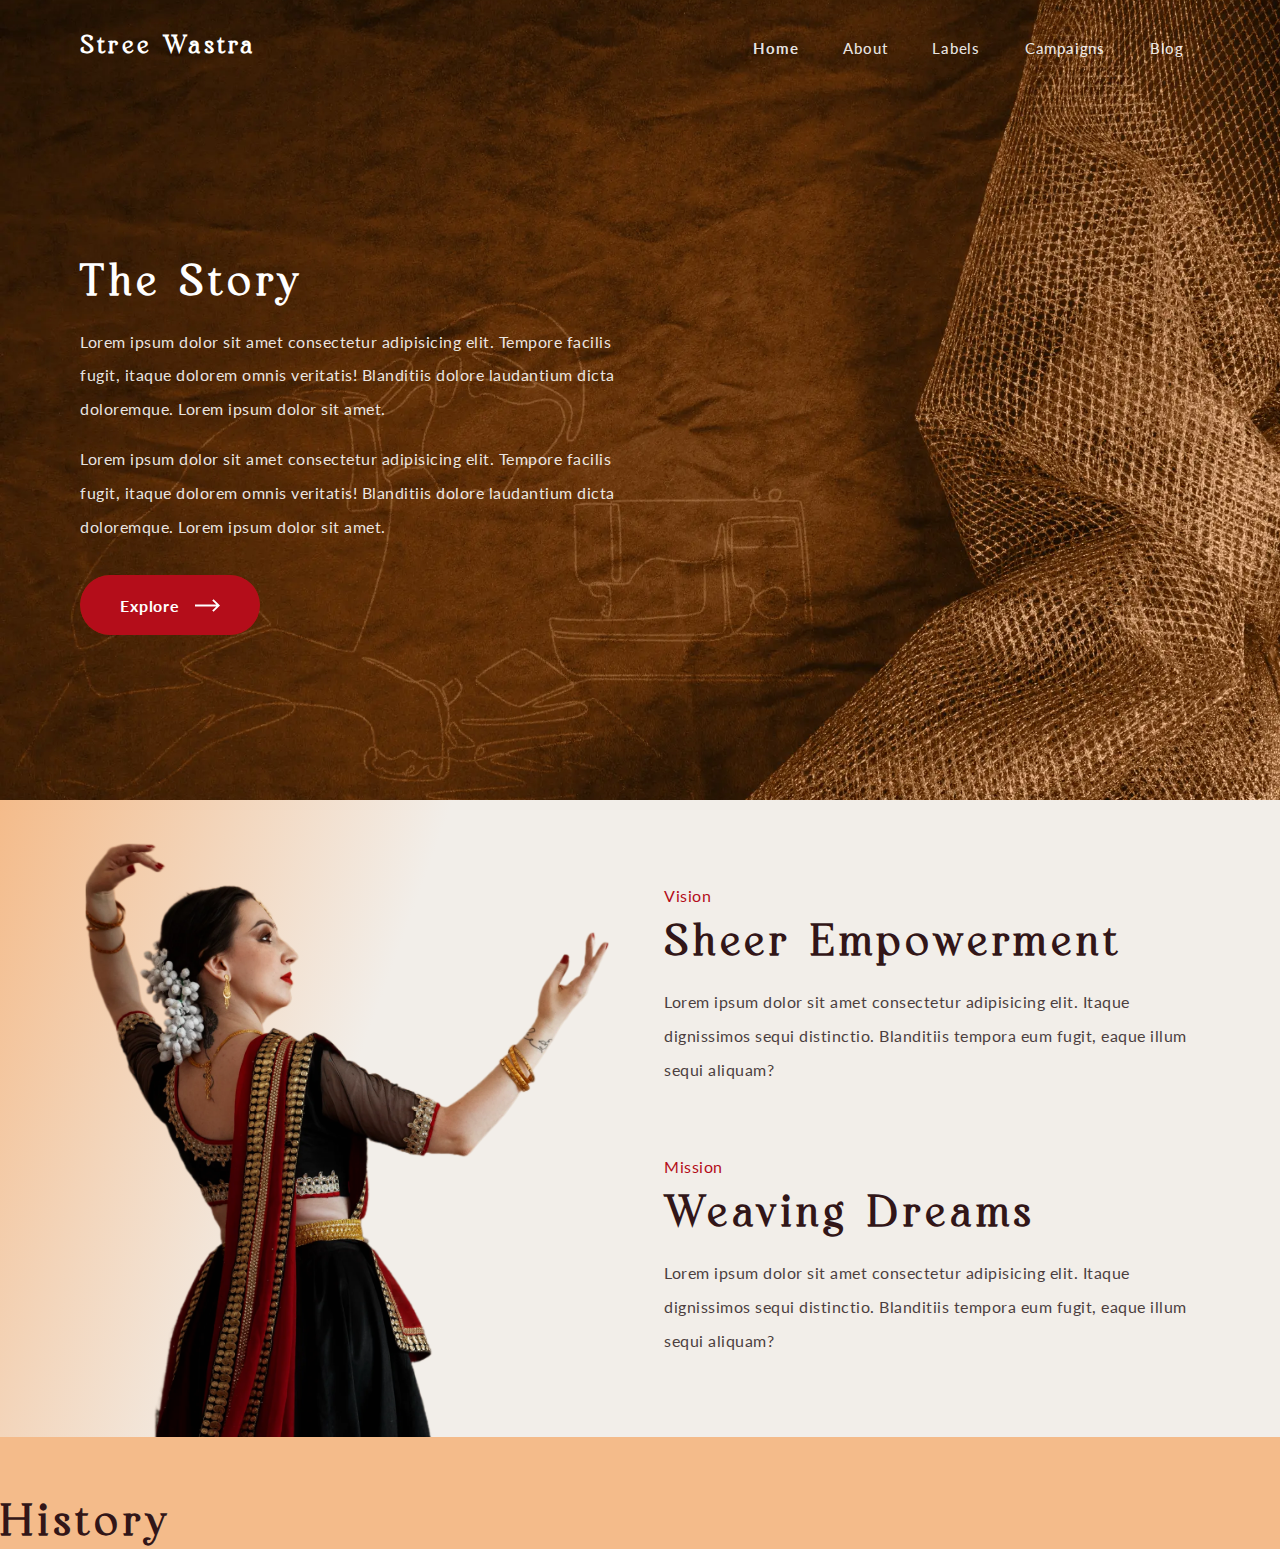
<file: about.html>
<!DOCTYPE html>
<html lang="en">

<head>
    <meta charset="UTF-8">
    <meta name="viewport" content="width=device-width, initial-scale=1.0">
    <title>About | Stree Wastra </title>



    <link rel="preconnect" href="https://fonts.googleapis.com">
    <link rel="preconnect" href="https://fonts.gstatic.com" crossorigin>
    <link href="https://fonts.googleapis.com/css2?family=Lato:wght@400;700&display=swap" rel="stylesheet">
    <link rel="stylesheet" href="style.css">

</head>

<body>
    <header class="ab-header transparent" id="ab-header">
        <div class="header-container ">
            <div class="ab-header-wrapper ">
                <a class="ab-brand " href="">
                    <!-- <img src="res/logo1.png" alt="" class="ab-logo "> -->
                    <div class="">
                        <p class="brand-line-1 font-hd">Stree Wastra</p>
                        <!-- <p class="brand-line-2 "></p> -->
                    </div>
                </a>
                <nav class="ab-nav ">
                    <ul class="ab-nav-menu ">
                        <li class="ab-nav-item active ">
                            <a href="" class="">Home</a>
                        </li>
                        <li class="ab-nav-item ">
                            <a href="about.html" class="">About</a>
                        </li>
                        <!-- <li class="ab-nav-item has-dropdown ">
                            Services
                            <ul class="dropdown ">
                               
                            </ul>
                        </li> -->
                        <li class="ab-nav-item ">
                            <a href="contact.html" class="">Labels</a>
                        </li>
                        <li class="ab-nav-item ">
                            <a href="product.html" class="">Campaigns</a>
                        </li>
                        <li class="ab-nav-item ">
                            <a href="category.html" class="">Blog</a>
                        </li>
                    </ul>
                </nav>
                <button class="menu " onclick="mobile()" aria-label="Main Menu">
                    <svg width="40" height="50" viewBox="0 0 80 80" class="">
                        <path class="line line1 "
                            d="M 20,29.000046 H 80.000231 C 80.000231,29.000046 94.498839,28.817352 94.532987,66.711331 94.543142,77.980673 90.966081,81.670246 85.259173,81.668997 79.552261,81.667751 75.000211,74.999942 75.000211,74.999942 L 25.000021,25.000058">
                        </path>
                        <path class="line line2 " d="M 20,50 H 80"></path>
                        <path class="line line3 "
                            d="M 20,70.999954 H 80.000231 C 80.000231,70.999954 94.498839,71.182648 94.532987,33.288669 94.543142,22.019327 90.966081,18.329754 85.259173,18.331003 79.552261,18.332249 75.000211,25.000058 75.000211,25.000058 L 25.000021,74.999942">
                        </path>
                    </svg>
                </button>
            </div>
        </div>
    </header>

    <svg style="display: none;">
        <symbol id="arrow-right" viewBox="0 0 20 10">
            <path d="M14.84 0l-1.08 1.06 3.3 3.2H0v1.49h17.05l-3.3 3.2L14.84 10 20 5l-5.16-5z"></path>
        </symbol>
    </svg>


    <main>
        <div class="about1">
            <img src="res/about1-bg.webp" alt="" class="full-bg">
            <div class="ab-container two-column">
                <div class="col1">
                    <h2 class="text-heading2 text-white font-hd">
                        The Story
                    </h2>
                    <p class="text-body text-white-light mt-1">
                        Lorem ipsum dolor sit amet consectetur adipisicing elit. Tempore facilis fugit, itaque dolorem
                        omnis veritatis! Blanditiis dolore laudantium dicta doloremque. Lorem ipsum dolor sit amet.
                    </p>
                    <p class="text-body text-white-light mt-1">
                        Lorem ipsum dolor sit amet consectetur adipisicing elit. Tempore facilis fugit, itaque dolorem
                        omnis veritatis! Blanditiis dolore laudantium dicta doloremque. Lorem ipsum dolor sit amet.
                    </p>
                    <a href="services.html" class="button-2 mt-2">
                        <span class="text">Explore</span>
                        <div class="icon-container">
                            <div class="icon icon--left">
                                <svg>
                                    <use xlink:href="#arrow-right"></use>
                                </svg>
                            </div>
                            <div class="icon icon--right">
                                <svg>
                                    <use xlink:href="#arrow-right"></use>
                                </svg>
                            </div>
                        </div>
                    </a>
                </div>
                <div class="col2">
                    <!-- <img src="res/about1.webp" alt=""> -->
                </div>
            </div>
        </div>

        <div class="about2 bg-gradient" style="--deg:110deg;">
            <div class="ab-container two-column">
                <div class="col1">
                    <img src="res/about1.webp" alt="" class="mt-1">
                </div>
                <div class="col2 py-2">
                    <p class="text-body color-primary sp-bottom" style="--spacer:0.5;">Vision</p>
                    <h3 class="text-heading2 text-dark font-hd">Sheer Empowerment</h3>
                    <p class="text-body text-light mt-1">
                        Lorem ipsum dolor sit amet consectetur adipisicing elit. Itaque dignissimos sequi distinctio.
                        Blanditiis tempora eum fugit, eaque illum sequi aliquam?
                    </p>
                    <p class="text-body color-primary mt-4 sp-bottom" style="--spacer:0.5;">Mission</p>
                    <h3 class="text-heading2 text-dark font-hd">Weaving Dreams</h3>
                    <p class="text-body text-light mt-1">
                        Lorem ipsum dolor sit amet consectetur adipisicing elit. Itaque dignissimos sequi distinctio.
                        Blanditiis tempora eum fugit, eaque illum sequi aliquam?
                    </p>
                </div>
            </div>
        </div>
        <div class="about3 pt-4 bg-secondary">
            <p class="text-heading2 text-dark font-hd">
                History
            </p>
        </div>
    </main>
</body>

</html>
</file>
<file: style.css>
* {
    margin: 0;
    padding: 0;
    margin-block-start: 0;
    margin-block-end: 0;
    margin-inline-start: 0;
    margin-inline-end: 0;
    margin-block: 0;
    margin-inline: 0;
    box-sizing: border-box;

}

:root {
    --primary: #b40d1a;
    --secondary: #F4BB8A;
    --tertiary: #393B63;
    --body: #f2eee9;
    --txtDark: #321618;
    --txtLight: #4c3f3f;
    --txtWhite: #ffffff;
    --txtWhiteLight: #ffffffe5;


    --header-height: 6rem;
    --siteWidth: 72rem;
}


@font-face {
    font-family: 'BellaQueta';
    src: url('fonts/Bella Queta.woff2') format('woff2'),
        url('fonts/Bella Queta.woff') format('woff');
    font-weight: normal;
    font-style: normal;
    font-display: swap;
    text-rendering: optimizeLegibility;
}









html {
    overflow-x: hidden;
}

body {
    background-color: var(--body);
    font-family: 'Lato', sans-serif;
    max-width: 95rem;
    font-weight: 300;
    margin-inline: auto;
    letter-spacing: 0.05rem;
}

img {
    display: block;
    width: 100%;
    max-width: 100%;
}

main {
    padding-top: var(--header-height);
    margin-top: calc(-1 * var(--header-height));
}


address{
    font-style: normal;
}

a, button {
    -webkit-tap-highlight-color: transparent;
    text-decoration: none;
}

.ab-container {
    height: 100%;
    padding: 0 1rem;
    max-width: var(--siteWidth);
    margin: 0 auto;
    position: relative;
    z-index: 1;
}
.half-container{
    max-width: 40rem;
}

/* ----------- Margin And Padding Utilities ------------- */

.p-1{
    padding: 1rem;
}

.mt-4 {
    margin-top: 4rem;
}
.mt-3 {
    margin-top: 3rem;
}
.mt-2 {
    margin-top: 2rem;
}
.mt-1 {
    margin-top: 1rem;
}
.mt-n1{
margin-top: -1rem;
}
.mt-n2{
margin-top: -2rem;
}

.mt-6 {
    margin-top: 6rem;
}
.mt-8 {
    margin-top: 8rem;
}

.mt-mb-4 {
    margin-top: 0rem;
}

.py-6 {
    padding-block: 6rem;
}

.py-5 {
    padding-block: 6rem;
}

.my-6 {
    margin-block: 6rem;
}

.my-4 {
    margin-block: 4rem;
}

.py-4 {
    padding-block: 4rem;
}

.py-3 {
    padding-block: 3rem;
}
.py-2 {
    padding-block: 2rem;
}

.pt-4 {
    padding-top: 4rem;
}
.pt-3 {
    padding-top: 3rem;
}
.pt-2 {
    padding-top: 2rem;
}


.my-8 {
    margin-block: 8rem;
}

.py-8 {
    padding-block: 8rem;
}

.pd-3 {
    padding: 3rem;
}

.center {
    margin-inline: auto;
}

.pd-flex-3 {
    padding: clamp(1rem, 4vw, 3rem);
}

.pd-flex-2 {
    padding: clamp(1rem, 3vw, 2rem);
}

.corner-flex-2 {
    border-radius: clamp(1rem, 4vw, 2rem);
}

.mt-mb-1 {
    margin-top: 1rem;
}

/* Spacer */
.sp-top {
    margin-top: calc(1rem * var(--spacer));
}

.sp-bottom {
    margin-bottom: calc(1rem * var(--spacer));
}


@media screen and (min-width:700px) {
    .mt-lg-4 {
        margin-top: 4rem;
    }
}

@media screen and (max-width:700px) {
    .mt-mb-2 {
        margin-top: 2rem;
    }
}

/* ---------- Grid Utilities ----------- */

.two-column {
    display: grid;
    grid-template-columns: repeat(auto-fit, minmax(min(25rem, 100%), 1fr));
    gap: 3rem;
    align-items: center;
    justify-content: space-between;
}

.three-column {
    display: grid;
    grid-template-columns: repeat(auto-fit, minmax(min(18rem, 100%), 1fr));
    gap: 3rem;
    align-items: center;
    justify-content: space-between;
}
.four-column {
    display: grid;
    grid-template-columns: repeat(auto-fit, minmax(min(9rem, 100%), 1fr));
    gap: 2rem;
    align-items: center;
    justify-content: space-between;
}

.justify-self-left {
    justify-self: flex-start;
}

.justify-self-right {
    justify-self: flex-end;
}

.flex-gap {
    gap: clamp(7rem, 20%, 3rem);
}

.one-column {
    display: flex;
    flex-direction: column;
    align-items: center;
    justify-content: center;
}

.d-flex {
    display: flex;
}

.align-center {
    align-items: center;
}

.justify-center {
    justify-content: center;
}


@media screen and (max-width:700px) {}

/* ----------- Text Utilities ----------- */

.text-body {
    line-height: 2.11rem;
    font-size: 1rem;
    font-weight: 400;
    color: var(--txtLight);
    letter-spacing: 0.5px;
}

.text-white {
    color: var(--txtWhite);
}

.text-white-light {
    color: var(--txtWhiteLight);
}

.text-dark {
    color: var(--txtDark);
}

.text-light {
    color: var(--txtLight);
}

.text-heading1 {
    font-size: 3.2rem;
    font-weight: 700;
    line-height: 4rem;
    letter-spacing: 10px;
}

.text-heading2 {
    font-size: 2.6rem;
    font-weight: 900;
    line-height: 3rem;
}

.text-heading3 {
    font-size: 1.7rem;
    line-height: 2.2rem;
    font-weight: 400;
}

.text-heading4 {
    font-size: 1.35rem;
    line-height: 2.1rem;
    font-weight: 400;
}

.text-center {
    text-align: center;
    max-width: max-content;
    margin-inline: auto;
}

.text-bold {
    font-weight: 900;
}

.text-regular {
    font-weight: 700;
}

.p-max {
    max-width: 32rem;
}

.font-hd{
    font-family: 'BellaQueta';
    letter-spacing: 0.5rem;
}
.text-heading2.font-hd{
    letter-spacing: 0.3rem;
}


/* ---------- Color Utilities ---------- */

.color-primary {
    color: var(--primary);
}

.color-secondary {
    color: var(--secondary);
}

.color-tertiary {
    color: var(--tertiary);
}

.bg-primary {
    background-color: var(--primary);
}

.bg-white {
    background-color: #ffffff;
}

.bg-secondary {
    background-color: var(--secondary);
}

.bg-tertiary {
    background-color: var(--tertiary);
}
.bg-gradient{
 background: var(--secondary);
background: linear-gradient(var(--deg), var(--secondary) 0%, var(--body) 30%);
}

/* ------ Button Utilities -------- */

.btn {
    text-decoration: none;
    border: none;
    outline: none;
    padding: 1.3rem 2rem;
    display: block;
    max-width: max-content;
    letter-spacing: 0.06rem;
    text-align: center;
}

.btn-primary {
    border-radius: 2.5rem;
    background-color: var(--primary);
    color: var(--txtWhite);
    font-weight: 700;
    box-shadow: 0 0.5rem 1rem #664e0b1f;
    transition: all 200ms ease-out;
    -webkit-border-radius: 2.5rem;
    -moz-border-radius: 2.5rem;
    -ms-border-radius: 2.5rem;
    -o-border-radius: 2.5rem;
}

.btn-primary:hover {
    box-shadow: 0 0.7rem 1.5rem #664e0b34;
    transform: translateY(-0.2rem);
}

.btn-cart{
    display: flex;
    align-items: center;
    justify-content: center;
    padding: 1rem 1.5rem;
    gap: 0.5rem;
}
.btn-cart img{
    max-width: 1.2rem;
}




/* Button  2-------------------- */

.button-2 {
    --btn-bg: var(--primary);
    --bg: #8d270b;
    font-size: 1rem;
    --width: 11.25rem;
    --height: 3.75rem;
    border: 0;
    position: relative;
    width: var(--width);
    min-height: var(--height);
    border-radius: var(--height);
    color: #fff;
    font-weight: bold;
    background: var(--bg);
    cursor: pointer;
    overflow: hidden;
    display: flex;
    justify-content: center;
    align-items: center;
  }
  
  .button-2 .text,
  .button-2 .icon-container {
    position: relative;
    z-index: 2;
  }
  
  .button-2 .icon-container {
    --icon-size: 25px;
    position: relative;
    width: var(--icon-size);
    height: var(--icon-size);
    margin-left: 15px;
    transition: transform 500ms ease;
  }
  
  .button-2 .icon-container .icon {
    position: absolute;
    left: 0;
    top: 0;
    width: var(--icon-size);
    height: var(--icon-size);
    transition: transform 500ms ease, opacity 250ms ease;
  }
  
  .button-2 .icon-container .icon--left {
    transform: translateX(-200%);
    opacity: 0;
  }
  
  .button-2 .icon-container .icon svg {
    width: 100%;
    height: 100%;
    fill: #fff;
  }
  
  .button-2::after {
    content: "";
    position: absolute;
    left: 0;
    top: 0;
    width: 100%;
    height: 100%;
    background: var(--btn-bg);
    border-radius: var(--height);
    z-index: 1;
    transition: transform 500ms ease;
  }
  
  .submit {
    margin-left: auto;
    backface-visibility: hidden;
  }
  
  .button-2:hover::after {
    transform: translateX(65%);
  }
  
  .button-2:hover .icon-container {
    transform: translateX(125%);
  }
  
  .button-2:hover .icon-container .icon--left {
    transform: translateX(-45%);
    opacity: 1;
  }
  
  .submit:hover .icon-container .icon--left {
    transform: translateX(-35%);
    opacity: 1;
  }
  
  .button-2:hover .icon-container .icon--right {
    transform: translateX(200%);
    opacity: 0;
  }
  



.button.learn-more {
    position: relative;
    display: inline-block;
    cursor: pointer;
    outline: none;
    border: 0;
    vertical-align: middle;
    text-decoration: none;
    background: transparent;
    padding: 0;
    font-size: inherit;
    font-family: inherit;
  }
  
  .button.learn-more {
    width: 12rem;
    height: auto;
  }
  
  .button.learn-more .circle {
    transition: all 0.45s cubic-bezier(0.65, 0, 0.076, 1);
    position: relative;
    display: block;
    margin: 0;
    width: 3.7rem;
    height: 3.7rem;
    background: var(--primary);
    border-radius: 1.85rem;
  }
  
  .button.learn-more .circle .icon {
    transition: all 0.45s cubic-bezier(0.65, 0, 0.076, 1);
    position: absolute;
    top: 0;
    bottom: 0;
    margin: auto;
    background: #fff;
  }
  
  .button.learn-more .circle .icon.arrow {
    transition: all 0.45s cubic-bezier(0.65, 0, 0.076, 1);
    left: 0.90rem;
    width: 1.15rem;
    height: 0.15rem;
    background: none;
    z-index: 0;
  }
  
  .button.learn-more .circle .icon.arrow::before {
    position: absolute;
    content: "";
    top: -0.288rem;
    right: 0.09rem;
    width: 0.625rem;
    height: 0.625rem;
    border-top: 0.15rem solid #fff;
    border-right: 0.15rem solid #fff;
    transform: rotate(45deg);
    z-index: 1;
  }
  
  .button.learn-more .button-text {
    transition: all 0.45s cubic-bezier(0.65, 0, 0.076, 1);
    position: absolute;
    top: 0;
    left: 0;
    right: 0;
    bottom: 0;
    padding: 1rem 0;
    margin: 0 0 0 2rem;
    color: var(--txtLight);
    font-weight: 700;
    line-height: 1.6;
    text-align: center;
    /* text-transform: uppercase; */
  }
  
  .button:hover .circle {
    width: 100%;
  }
  
  .button:hover .circle .icon.arrow {
    background: #fff;
    transform: translate(1rem, 0);
  }
  
  .button:hover .button-text {
    color: #fff;
  }






.sec-title {
    position: relative;
    margin-inline: auto;
}


/* .text-center.sec-title::after{
   left: 50%;
   transform: translateX(-50%);
} */

.sec-title::after {
    position: absolute;
    bottom: 50%;
    left: -5%;
    transform: translate(0, 50%);
    width: clamp(4rem, 10vw, 6rem);
    height: clamp(4rem, 10vw, 6rem);
    content: "";
    background-color: var(--tertiary);
    z-index: -1;
    border-radius: 50%;

}

.isolate {
    isolation: isolate;
}








/* HEADER --------------------- */

.header-container {
    padding: 0 1rem;
    margin: 0 auto;
    max-width: var(--siteWidth);

    border-radius: 0 0 1.1rem 1.1rem;
}

.ab-header {
    position: relative;
    z-index: 999;
    background-color: white;
}

.transparent.ab-header {
    background-color: transparent;
}

.ab-header-wrapper {
    min-height: var(--header-height);
    display: -webkit-box;
    display: -ms-flexbox;
    display: flex;
    -webkit-box-pack: justify;
    -ms-flex-pack: justify;
    justify-content: space-between;
    position: relative;
    /* border-bottom: 0.1rem solid var(--secondary); */
}

.ab-brand {
    display: -webkit-box;
    display: -ms-flexbox;
    display: flex;
    -webkit-box-align: center;
    -ms-flex-align: center;
    align-items: center;
    font-size: 1.5rem;
    color: var(--accent);
    font-weight: 700;
    text-decoration: none;
    gap: 1rem;
}

.ab-brand img {
    display: block;
    max-height: 2.5rem;
    width: auto;
}

.brand-line-1 {
    font-size: 1.5rem;
    font-weight: 700;
    line-height: 1.1rem;
    color: var(--txtDark);
    letter-spacing: 0.2rem;
}

.brand-line-2 {
    font-size: 0.7rem;
    font-weight: 400;
    line-height: 1rem;
    color: var(--txtLight);
}


.ab-nav-menu {
    list-style: none;
    line-height: var(--header-height);
}

.ab-nav-item {
    display: inline-block;
    margin-left: 0.5rem;
}

.ab-nav-item a,
.ab-nav-item {
    /* text-transform: uppercase; */
    font-size: 0.95rem;
    letter-spacing: 0.05rem;
    font-weight: 500;
    display: inline-block;
    text-decoration: none;
    color: var(--txtLight);
    opacity: 1;
    padding: 0 0.5rem;
}


.ab-nav-item:hover>a, .ab-nav-item:hover {
    color: var(--txtDark);
    font-weight: 700;
}

.active a,
.active,
.transparent .active a,
.transparent .active {
    color: var(--primary);
    opacity: 1;
    font-weight: 700;
}

.has-dropdown {
    position: relative;
    cursor: pointer;
}

.has-dropdown:hover .dropdown {
    opacity: 1;
    visibility: visible;
}

.dropdown,
.transparent .dropdown {
    width: -webkit-max-content;
    width: -moz-max-content;
    width: max-content;
    position: absolute;
    top: calc(100% - 0.5rem);
    right: 0;
    z-index: 1000;
    list-style: none;
    background-color: white;
    opacity: 0;
    visibility: hidden;
    font-weight: 400;
    border-radius: 1.1rem;
    padding: 2rem 1.5rem;
    box-shadow: 0 0rem 2.5rem #0000001e;
}

.dropdown li a {
    display: inline-block;
    /* padding: 0 1.5rem; */
}

.dropdown li:not(:first-child) {
    margin-top: 1.5rem;
}


.transparent .brand-line-1 {
    color: var(--txtWhite);
}

.transparent .brand-line-2 {
    color: var(--txtWhiteLight);
}


@media screen and (min-width:700px) {

    .transparent .ab-nav-item:hover>a,
    .transparent .ab-nav-item:hover {
        color: var(--txtWhite);
    }

    .transparent .ab-nav-item a,
    .transparent .ab-nav-item {
        color: var(--txtWhiteLight);
    }


}

.transparent .dropdown li,
.transparent .dropdown li a,
.dropdown li,
.dropdown li a {
    line-height: 1rem;
    color: var(--txtLight);
}

.dropdown li a:hover, .dropdown li:hover {
    color: var(--txtDark);
}

.dropdown .active a {
    color: var(--txtDark);
    font-weight: 700;
}

.menu {
    display: none;
}

.scroll-down {
    position: sticky;
    top: 0;
    left: 0;
    -webkit-transform: translateY(-100%);
    -ms-transform: translateY(-100%);
    transform: translateY(-100%);
    z-index: 999;
}

.scroll-up,
.transparent.scroll-up {
    box-shadow: 0 0 2rem #00000015;
    background-color: white;
    -webkit-transform: translateY(0%);
    -ms-transform: translateY(0%);
    transform: translateY(0%);
    -webkit-transition: background-color 300ms,
        -webkit-transform 300ms ease-in-out;
    transition: background-color 300ms, -webkit-transform 300ms ease-in-out;
    -o-transition: background-color 300ms, transform 300ms ease-in-out;
    transition: background-color 300ms, transform 300ms ease-in-out;
    transition: background-color 300ms, transform 300ms ease-in-out,
        -webkit-transform 300ms ease-in-out;
}




.transparent.scroll-up .ab-nav-item a,
.transparent.scroll-up .ab-nav-item {
    color: var(--txtLight);
}

.transparent.scroll-up .active a,
.transparent.scroll-up .active {
    color: var(--primary);
}

.transparent.scroll-up .brand-line-1 {
    color: var(--txtDark);
}

.transparent.scroll-up .brand-line-2 {
    color: var(--txtLight);
}

@media screen and (max-width: 700px) {
    * {
        --header-height: 4rem;
    }

    /* FOR MOBILE HEADER  */

    .ab-nav-menu {
        display: none;
    }

    .menu {
        display: block;
        background-color: transparent;
        border: none;
        cursor: pointer;
        display: -webkit-box;
        display: -ms-flexbox;
        display: flex;
        padding: 0;
        -webkit-transform: scale(0.75);
        -ms-transform: scale(0.75);
        transform: scale(0.75);
        position: relative;
        overflow: hidden;
    }

    .ab-header-wrapper {
        min-height: 4rem;
    }

    .line {
        fill: none;
        stroke: var(--txtDark);
        stroke-width: 6;
        -webkit-transition: stroke-dasharray 600ms cubic-bezier(0.4, 0, 0.2, 1),
            stroke-dashoffset 600ms cubic-bezier(0.4, 0, 0.2, 1);
        -o-transition: stroke-dasharray 600ms cubic-bezier(0.4, 0, 0.2, 1),
            stroke-dashoffset 600ms cubic-bezier(0.4, 0, 0.2, 1);
        transition: stroke-dasharray 600ms cubic-bezier(0.4, 0, 0.2, 1),
            stroke-dashoffset 600ms cubic-bezier(0.4, 0, 0.2, 1);
    }

    .transparent .line {
        stroke: var(--txtWhite);
    }

    .transparent.scroll-up .line {
        stroke: var(--txtLight);
    }



    .line1 {
        stroke-dasharray: 60 207;
        stroke-width: 6;
    }

    .line2 {
        stroke-dasharray: 60 60;
        stroke-width: 6;
    }

    .line3 {
        stroke-dasharray: 60 207;
        stroke-width: 6;
    }

    .opened .line1 {
        stroke-dasharray: 90 207;
        stroke-dashoffset: -134;
        stroke-width: 6;
    }

    .opened .line2 {
        stroke-dasharray: 1 60;
        stroke-dashoffset: -30;
        stroke-width: 6;
    }

    .opened .line3 {
        stroke-dasharray: 90 207;
        stroke-dashoffset: -134;
        stroke-width: 6;
    }

    .brand-line-1 {
        font-size: 0.9rem;
    }

    .brand-line-2 {
        font-size: 0.76rem;
    }

    .ab-brand {
        font-size: 1.3rem;
    }

    .ab-brand img {
        max-height: 2rem;
    }

    .ab-nav-menu {
        margin-top: 1rem;
        /* border: 2px solid red; */
        background-color: white;
        -webkit-box-shadow: 0 0.5rem 1rem #00000011;
        box-shadow: 0 0.5rem 1rem #00000011;
        width: 100%;
        position: absolute;
        display: block;
        top: var(--header-height);
        right: 0rem;
        z-index: 2;
        padding: 1rem;
        border-radius: 0.5rem;
        visibility: hidden;
        opacity: 0;
        -webkit-transform: translateY(-3rem);
        -ms-transform: translateY(-3rem);
        transform: translateY(-3rem);
        -webkit-transition: opacity 250ms, visibility 0ms linear 250ms,
            -webkit-transform 250ms ease-out;
        transition: opacity 250ms, visibility 0ms linear 250ms,
            -webkit-transform 250ms ease-out;
        -o-transition: opacity 250ms, transform 250ms ease-out,
            visibility 0ms linear 250ms;
        transition: opacity 250ms, transform 250ms ease-out,
            visibility 0ms linear 250ms;
        transition: opacity 250ms, transform 250ms ease-out,
            visibility 0ms linear 250ms, -webkit-transform 250ms ease-out;
    }

    .ab-nav-item {
        display: block;
        line-height: 2.5rem;
    }

    .ab-nav-item a {
        font-size: 1rem;
        padding: 0;
    }

    .header-container {
        width: 100%;
    }

    .dropdown {
        max-width: 100%;
        border-radius: 0.5rem;
        background-color: #00000009;
        position: static;
        display: none;
        visibility: hidden;
        opacity: 0;
        -webkit-transition: opacity 250ms linear,
            -webkit-transform 250ms ease-out;
        transition: opacity 250ms linear, -webkit-transform 250ms ease-out;
        -o-transition: transform 250ms ease-out, opacity 250ms linear;
        transition: transform 250ms ease-out, opacity 250ms linear;
        transition: transform 250ms ease-out, opacity 250ms linear,
            -webkit-transform 250ms ease-out;
        box-shadow: none;
    }

    .dropdown li a {
        font-size: 0.8rem;
    }

    .drop {
        display: block;
        visibility: visible;
        opacity: 1;
    }

    .mobile {
        visibility: visible;
        opacity: 1;
        -webkit-transform: translateY(0);
        -ms-transform: translateY(0);
        transform: translateY(0);
        -webkit-transition-delay: 0ms;
        -o-transition-delay: 0ms;
        transition-delay: 0ms;
    }

    .ab-brand img {
        max-height: 1.5rem;
    }
}



/* HOMEPAGE ----------------------- */


.divider{
    position: relative;
    z-index: 3;
    width: 100%;
    display: grid;
    gap: 1rem;
    grid-template-columns: auto minmax(10rem, 15rem) auto ;
    align-items: center;
}

.home1 {
    padding-top: var(--header-height);
    margin-top: calc(-1 * var(--header-height));
    position: relative;
    isolation: isolate;
}

.full-bg {
    position: absolute;
    top: -4%;
    right: 0;
    object-position: center center;
    opacity: 1;
    width: 100%;
    height: 100%;
    object-fit: cover;
    z-index: -1;
}
.overlay{
    background-color: #492a0198;
    position: absolute;
    z-index: 0;
    content: "";
    width: 100%;
    height: 100%;
    top: -4%;   
    left: 0;
    mix-blend-mode: multiply;
}

.home1 > div {
    min-height: clamp(36rem, 95vh, 44rem);
    align-items: center;
    display: flex;
    justify-content: center;
    text-align: center;
    text-shadow: 0 0.5rem 2rem #00000095;
}
.home1 .btn-primary{
    margin-inline: auto;
    text-shadow: none;
}

.home2{
    position: relative;
}

.home2-img{
    scale: 1.08;
    margin-left: 2rem;
    margin-top: 1.7rem;
    margin-bottom: -10rem;
    filter: drop-shadow(2rem 1rem 2rem #00000050);
    -webkit-filter: drop-shadow(2rem 1rem 2rem #00000050);
}

.home3 .col1{
    position: relative;
    height: 100%;
}

.home3-img{
    position: absolute;
    width: 50vw;
    max-width: unset;
    right: 0;
    top: 50%;
    height: 100%;
    object-fit: cover;
    mix-blend-mode: multiply;
    opacity: 0.9;
    transform: translateY(-50%);
    -webkit-transform: translateY(-50%);
    -moz-transform: translateY(-50%);
    -ms-transform: translateY(-50%);
    -o-transform: translateY(-50%);
}

.pattern1{
    position: absolute;
    width: 100vw;
    max-width: 100vw;
    height: auto;
    top: 50%;
    /* left: 0; */
    transform: translateY(-50%);
}

.about1 .full-bg{
    top: -0rem;
}

.about1{
    margin-top: calc(-1 * var(--header-height));
    min-height: clamp(36rem, 100vh, 50rem);
    position: relative;
}
.about1 > div{
    padding-top: var(--header-height);
    min-height: clamp(36rem, 100vh, 50rem);
    justify-content: center;
    align-items: center;
}

/* Lite  Youtube----------- */


lite-youtube {
    background-color: #000;
    position: relative;
    display: block;
    contain: content;
    background-position: center center;
    background-size: cover;
    cursor: pointer;
    width: 100%;
}



/* responsive iframe with a 16:9 aspect ratio
    thanks https://css-tricks.com/responsive-iframes/
*/
lite-youtube::after {
    content: "";
    display: block;
    padding-bottom: calc(100% / (16 / 9));
}

lite-youtube>iframe {
    width: 100%;
    height: 100%;
    position: absolute;
    top: 0;
    left: 0;
    border: 0;
}

/* play button */
lite-youtube>.lty-playbtn {
    display: block;
    width: 68px;
    height: 48px;
    position: absolute;
    cursor: pointer;
    transform: translate3d(-50%, -50%, 0);
    top: 50%;
    left: 50%;
    z-index: 1;
    background-color: transparent;
    /* YT's actual play button svg */
    background-image: url('data:image/svg+xml;utf8,<svg xmlns="http://www.w3.org/2000/svg" viewBox="0 0 68 48"><path d="M66.52 7.74c-.78-2.93-2.49-5.41-5.42-6.19C55.79.13 34 0 34 0S12.21.13 6.9 1.55c-2.93.78-4.63 3.26-5.42 6.19C.06 13.05 0 24 0 24s.06 10.95 1.48 16.26c.78 2.93 2.49 5.41 5.42 6.19C12.21 47.87 34 48 34 48s21.79-.13 27.1-1.55c2.93-.78 4.64-3.26 5.42-6.19C67.94 34.95 68 24 68 24s-.06-10.95-1.48-16.26z" fill="red"/><path d="M45 24 27 14v20" fill="white"/></svg>');
    filter: grayscale(100%);
    transition: filter .1s cubic-bezier(0, 0, 0.2, 1);
    border: none;
}

lite-youtube:hover>.lty-playbtn,
lite-youtube .lty-playbtn:focus {
    filter: none;
}

/* Post-click styles */
lite-youtube.lyt-activated {
    cursor: unset;
}

lite-youtube.lyt-activated::before,
lite-youtube.lyt-activated>.lty-playbtn {
    opacity: 0;
    pointer-events: none;
}

.lyt-visually-hidden {
    clip: rect(0 0 0 0);
    clip-path: inset(50%);
    height: 1px;
    overflow: hidden;
    position: absolute;
    white-space: nowrap;
    width: 1px;
}

footer{
    /* border-top: 0.1rem solid var(--tertiary); */
}
.footer-nav ul{
    width: 100%;
    display: flex;
    flex-direction: row;
    list-style: none;
    text-decoration: none;
    gap: 2rem;
    justify-content: space-between;
}
.footer-nav ul li{
    font-size: 1rem;
    font-weight: 400;
    color: var(--txtLight);
}

footer .ab-container{
    align-items: center;
    justify-content: space-between;
}


.social-wrapper{
    display: flex;
    gap: 1.1rem;
    list-style: none;
  }

  .social-wrapper .icon-link svg{
    width: 1.7rem;
    fill: var(--txtWhiteLight);
    stroke: none;
    /* stroke: var(--txtWhiteLight); */
  }

footer address{
    justify-self: flex-end;
    max-width: 30rem;
}
  
.footer-contact-item {
    display: grid;
    grid-template-columns: 0.1fr 1fr;
    gap: 1rem;
}
  .footer-contact-item a{
    margin-top: -0.5rem;
    /* vertical-align: middle; */
    text-decoration: none;
    letter-spacing: 0.1rem;
  }
  .footer-contact-item:not(:last-of-type) {
    margin-bottom: 1.5rem;
  }
  
  .icon-link {  
    display: inline-flex;
    font-size: 1.5rem;  
    text-decoration: none;  
    color: #ffffffaa;
    width: 3rem;
    height: 3rem;   
    transition: .5s linear;
    position: relative;
    z-index: 1;
    margin: auto;
    background-color: var(--secondary);
    border-radius: 50%;
    align-items: center;
    justify-content: center;
  }
  
  .icon-link svg{
    width: 1.5rem;
    stroke: var(--primary);
  }
  
  .icon-link:hover svg {
    stroke: white;
  }
  
  .icon-link i {
    margin: auto;    
  }
  
  .icon-link::before {  
    content: '';
    position: absolute;
    top: 0;
    left: 0;
    right: 0;
    bottom: 0;
    width: 3rem;
    height: 3rem;
    background: #000000;
    border-radius: 50%;
    z-index: -1;
    transform: scale(0);
    transition: 0.3s cubic-bezier(.95, .32, .37, 1.21);
  }
    
  .icon-link:hover::before {  
    transform: scale(1);
  }
 
  .icon-item a:hover:before { 
    background: var(--primary); 
  }
  
  .icon-item.facebook a:hover:before { 
    background: #3b5999;
  }
  
  .icon-item.insta a:hover:before { 
    background: #e4405f; 
  }
  .icon-item.linkedin a:hover:before { 
    background: #0077B5;
  }
  

@media screen and (max-width:700px) {

    .text-heading1 {
        font-size: 2rem;
        line-height: 2.5rem;
    }

    .text-heading2 {
        font-size: 1.8rem;
        line-height: 2.5rem;
    }

    .text-heading3 {
        font-size: 1.4rem;
        line-height: 1.8rem;
    }

    .text-heading4 {
        font-size: 1.14rem;
    }

    .text-body {
        font-size: 0.85rem;
        line-height: 1.8rem;
    }

    .sec-title {
        text-align: center;
    }

    .text-mb-center {
        text-align: center;
        margin-inline: auto;
    }

    .mb-center {
        margin-inline: auto;
    }

    .mt-mb-4 {
        margin-top: 3rem;
    }

    .img-extra {
        width: 100vw;
        position: relative;
        left: 50%;
        right: 50%;
        margin-left: -50vw;
        margin-right: -50vw;
    }

    .two-column {
        gap: 2.5rem;
    }

    .pb-mb-0 {
        padding-block-end: 0;
    }

    .my-6 {
        margin-block: 4rem;
    }

    .my-8 {
        margin-block: 6rem;
    }

    .home1 .text-heading1 {
        margin-top: 2.5rem;
        font-size: 1.7rem;
    }

    .glide__arrows {
        position: static;
    }

}
</file>
